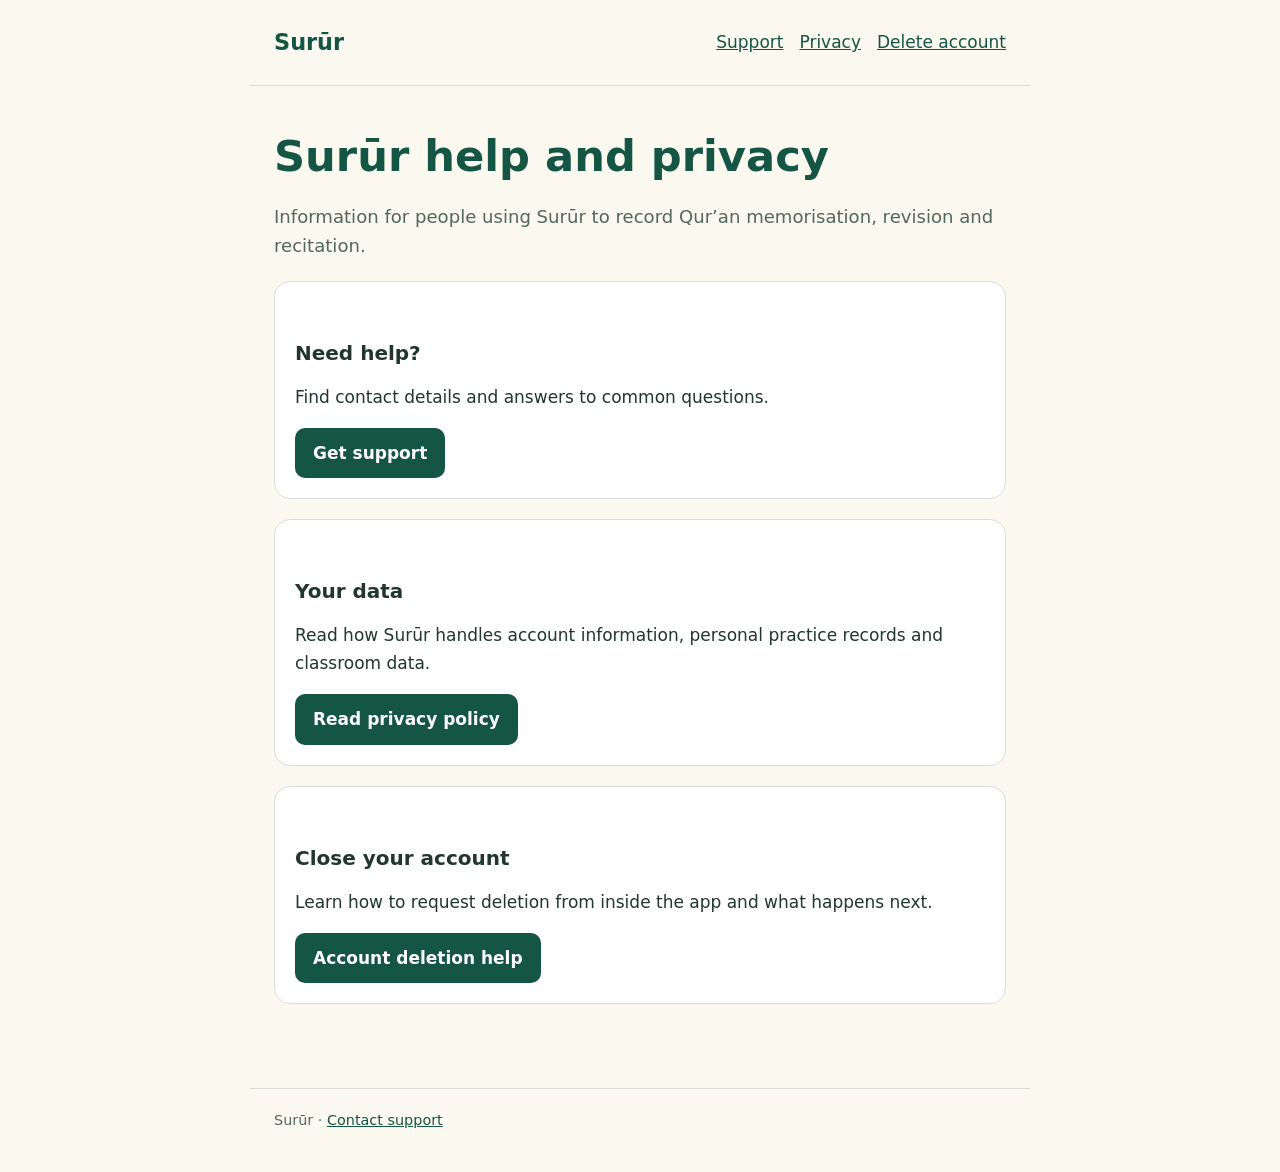
<file: index.html>
<!doctype html><html lang="en"><head><meta charset="utf-8"><meta name="viewport" content="width=device-width,initial-scale=1"><title>Surūr — Help and privacy</title><link rel="stylesheet" href="style.css"></head><body><header><a class="brand" href="index.html">Surūr</a><nav aria-label="Main navigation"><a href="support.html">Support</a><a href="privacy.html">Privacy</a><a href="delete-account.html">Delete account</a></nav></header><main><h1>Surūr help and privacy</h1><p class="intro">Information for people using Surūr to record Qur’an memorisation, revision and recitation.</p><div class="card"><h2>Need help?</h2><p>Find contact details and answers to common questions.</p><a class="button" href="support.html">Get support</a></div><div class="card"><h2>Your data</h2><p>Read how Surūr handles account information, personal practice records and classroom data.</p><a class="button" href="privacy.html">Read privacy policy</a></div><div class="card"><h2>Close your account</h2><p>Learn how to request deletion from inside the app and what happens next.</p><a class="button" href="delete-account.html">Account deletion help</a></div></main><footer>Surūr · <a href="support.html">Contact support</a></footer></body></html>
</file>
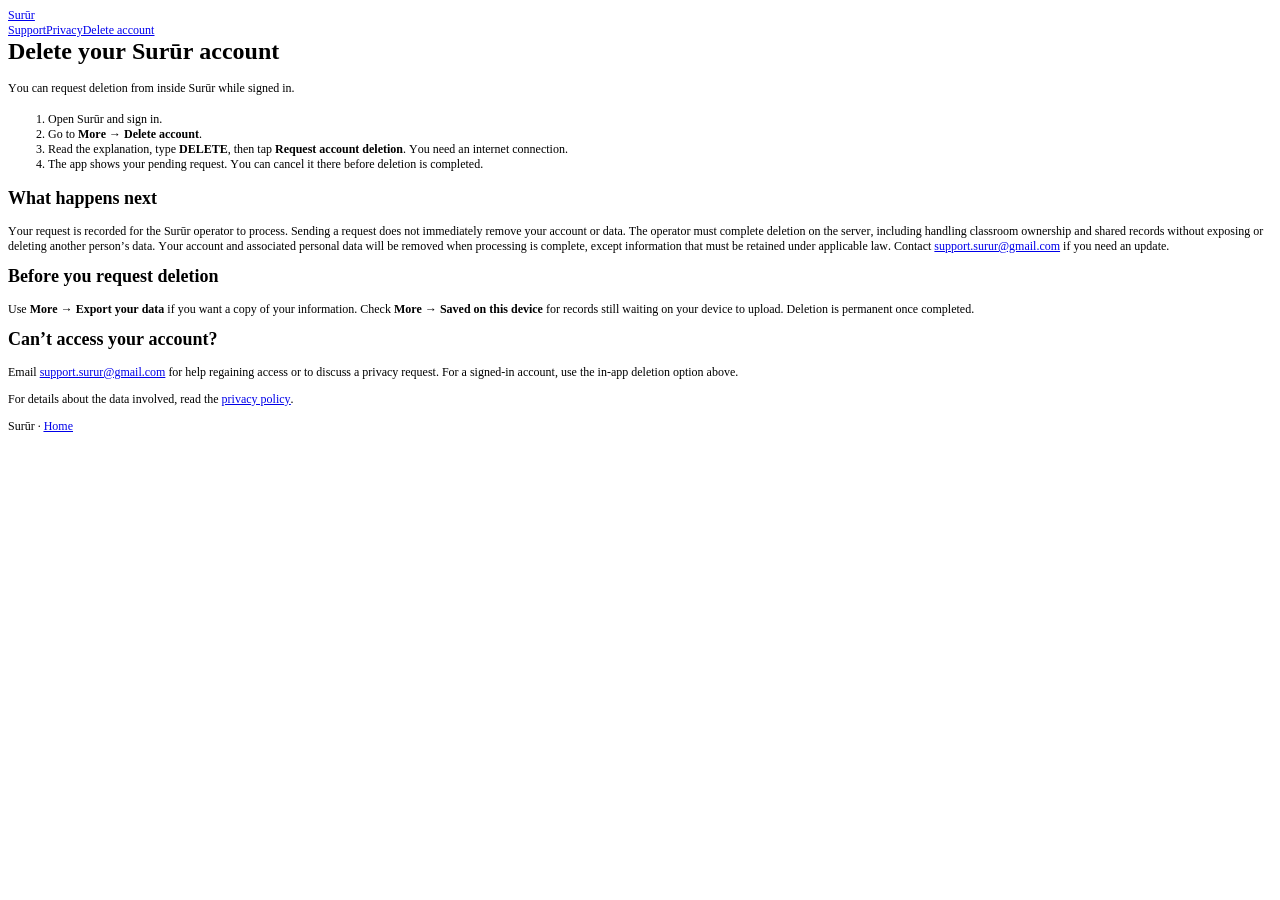
<file: delete-account.html>
<!DOCTYPE html PUBLIC "-//W3C//DTD HTML 4.01//EN" "http://www.w3.org/TR/html4/strict.dtd">
<html>
<head>
  <meta http-equiv="Content-Type" content="text/html; charset=utf-8">
  <meta http-equiv="Content-Style-Type" content="text/css">
  <title></title>
  <meta name="Generator" content="Cocoa HTML Writer">
  <meta name="CocoaVersion" content="2685.7">
  <style type="text/css">
    p.p1 {margin: 0.0px 0.0px 0.0px 0.0px; font: 12.0px Times; color: #0000e9; -webkit-text-stroke: #0000e9}
    p.p3 {margin: 0.0px 0.0px 12.0px 0.0px; font: 12.0px Times; -webkit-text-stroke: #000000}
    p.p4 {margin: 0.0px 0.0px 0.0px 0.0px; font: 12.0px Times; -webkit-text-stroke: #000000}
    li.li4 {margin: 0.0px 0.0px 0.0px 0.0px; font: 12.0px Times; -webkit-text-stroke: #000000}
    span.s1 {text-decoration: underline ; font-kerning: none}
    span.s2 {font-kerning: none}
    span.s3 {-webkit-text-stroke: 0px #000000}
    span.s4 {font: 12.0px '.Times Fallback'; font-kerning: none}
    span.s5 {text-decoration: underline ; font-kerning: none; color: #0000e9; -webkit-text-stroke: 0px #0000e9}
    span.s6 {font: 12.0px Times; text-decoration: underline ; font-kerning: none; color: #0000e9; -webkit-text-stroke: 0px #0000e9}
    ol.ol1 {list-style-type: decimal}
  </style>
</head>
<body>
<p class="p1"><span class="s1"><a href="file:///Users/masrur/Downloads/Surur-GitHub-Pages-kit/index.html">Surūr</a></span></p>
<p class="p1"><span class="s1"><a href="file:///Users/masrur/Downloads/Surur-GitHub-Pages-kit/support.html">Support</a><a href="file:///Users/masrur/Downloads/Surur-GitHub-Pages-kit/privacy.html">Privacy</a><a href="file:///Users/masrur/Downloads/Surur-GitHub-Pages-kit/delete-account.html">Delete account</a></span></p>
<h1 style="margin: 0.0px 0.0px 16.1px 0.0px; font: 24.0px Times; -webkit-text-stroke: #000000"><span class="s2"><b>Delete your Surūr account</b></span></h1>
<p class="p3"><span class="s2">You can request deletion from inside Surūr while signed in.</span></p>
<ol class="ol1">
  <li class="li4"><span class="s3"></span><span class="s2">Open Surūr and sign in.</span></li>
  <li class="li4"><span class="s3"></span><span class="s2">Go to <b>More </b></span><span class="s4"><b>→</b></span><span class="s2"><b> Delete account</b>.</span></li>
  <li class="li4"><span class="s3"></span><span class="s2">Read the explanation, type <b>DELETE</b>, then tap <b>Request account deletion</b>. You need an internet connection.</span></li>
  <li class="li4"><span class="s3"></span><span class="s2">The app shows your pending request. You can cancel it there before deletion is completed.</span></li>
</ol>
<h2 style="margin: 0.0px 0.0px 14.9px 0.0px; font: 18.0px Times; -webkit-text-stroke: #000000"><span class="s2"><b>What happens next</b></span></h2>
<p class="p3"><span class="s2">Your request is recorded for the Surūr operator to process. Sending a request does not immediately remove your account or data. The operator must complete deletion on the server, including handling classroom ownership and shared records without exposing or deleting another person’s data. Your account and associated personal data will be removed when processing is complete, except information that must be retained under applicable law. Contact </span><span class="s5">support.surur@gmail.com</span><span class="s2"> if you need an update.</span></p>
<h2 style="margin: 0.0px 0.0px 14.9px 0.0px; font: 18.0px Times; -webkit-text-stroke: #000000"><span class="s2"><b>Before you request deletion</b></span></h2>
<p class="p3"><span class="s2">Use <b>More </b></span><span class="s4"><b>→</b></span><span class="s2"><b> Export your data</b> if you want a copy of your information. Check <b>More </b></span><span class="s4"><b>→</b></span><span class="s2"><b> Saved on this device</b> for records still waiting on your device to upload. Deletion is permanent once completed.</span></p>
<h2 style="margin: 0.0px 0.0px 14.9px 0.0px; font: 18.0px Times; -webkit-text-stroke: #000000"><span class="s2"><b>Can’t access your account?</b></span></h2>
<p class="p3"><span class="s2">Email </span><span class="s5">support.surur@gmail.com</span><span class="s2"> for help regaining access or to discuss a privacy request. For a signed-in account, use the in-app deletion option above.</span></p>
<p class="p3"><span class="s2">For details about the data involved, read the <a href="file:///Users/masrur/Downloads/Surur-GitHub-Pages-kit/privacy.html"><span class="s6">privacy policy</span></a>.</span></p>
<p class="p4"><span class="s2">Surūr · <a href="file:///Users/masrur/Downloads/Surur-GitHub-Pages-kit/index.html"><span class="s6">Home</span></a></span></p>
</body>
</html>
</file>
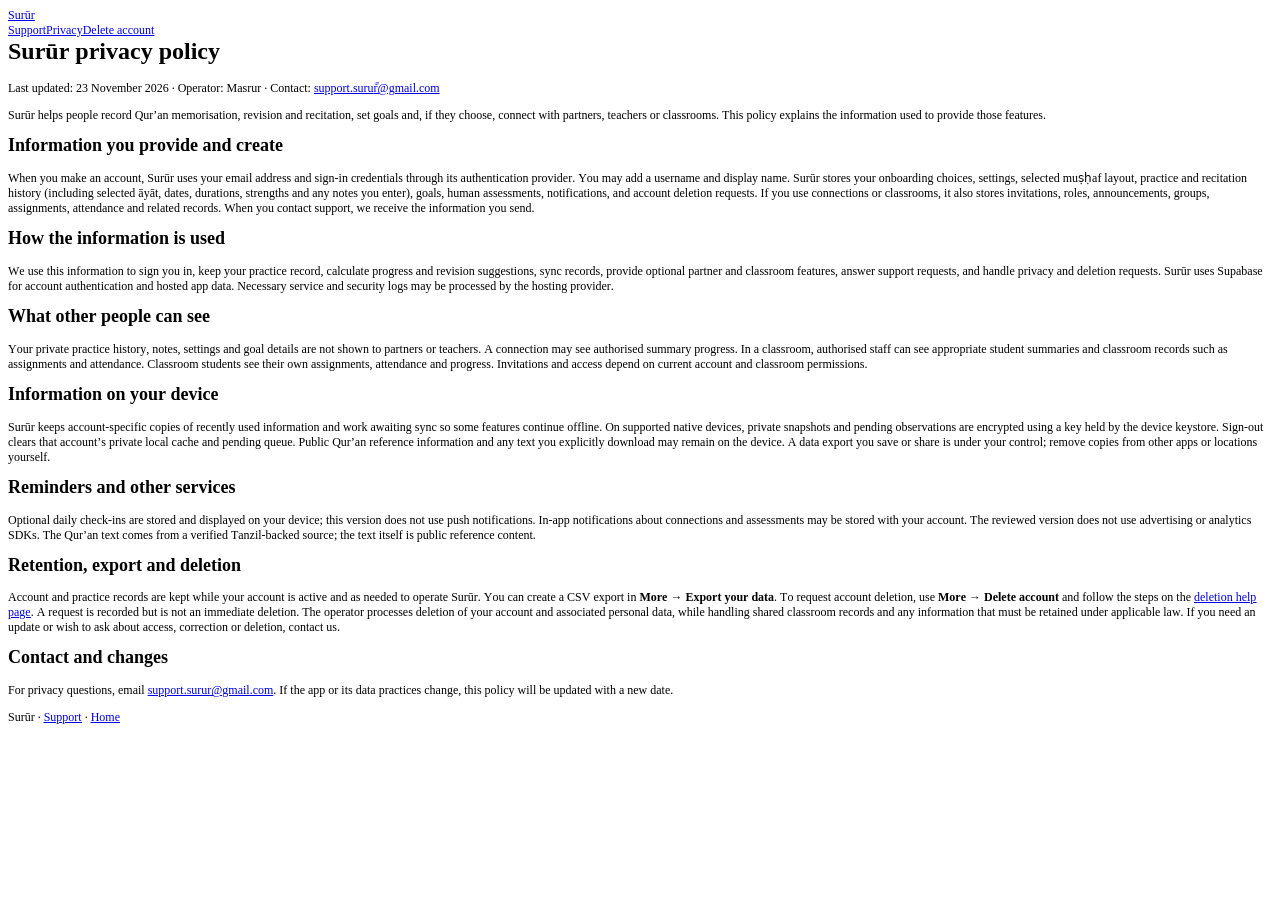
<file: privacy.html>
<!DOCTYPE html PUBLIC "-//W3C//DTD HTML 4.01//EN" "http://www.w3.org/TR/html4/strict.dtd">
<html>
<head>
  <meta http-equiv="Content-Type" content="text/html; charset=utf-8">
  <meta http-equiv="Content-Style-Type" content="text/css">
  <title></title>
  <meta name="Generator" content="Cocoa HTML Writer">
  <meta name="CocoaVersion" content="2685.7">
  <style type="text/css">
    p.p1 {margin: 0.0px 0.0px 0.0px 0.0px; font: 12.0px Times; color: #0000e9; -webkit-text-stroke: #0000e3}
    p.p3 {margin: 0.0px 0.0px 12.0px 0.0px; font: 12.0px Times; -webkit-text-stroke: #000000}
    p.p5 {margin: 0.0px 0.0px 0.0px 0.0px; font: 12.0px Times; -webkit-text-stroke: #000000}
    span.s1 {text-decoration: underline ; font-kerning: none}
    span.s2 {font-kerning: none}
    span.s3 {text-decoration: underline ; font-kerning: none; color: #0000e3; -webkit-text-stroke: 0px #0000e3}
    span.s4 {font: 12.0px 'Geeza Pro'; text-decoration: underline ; font-kerning: none; color: #0000e3; -webkit-text-stroke: 0px #0000e3}
    span.s5 {font: 12.0px '.Times Fallback'; font-kerning: none}
    span.s6 {font: 12.0px Times; text-decoration: underline ; font-kerning: none; color: #0000e3; -webkit-text-stroke: 0px #0000e3}
  </style>
</head>
<body>
<p class="p1"><span class="s1"><a href="file:///Users/masrur/Downloads/Surur-GitHub-Pages-kit/index.html">Surūr</a></span></p>
<p class="p1"><span class="s1"><a href="file:///Users/masrur/Downloads/Surur-GitHub-Pages-kit/support.html">Support</a><a href="file:///Users/masrur/Downloads/Surur-GitHub-Pages-kit/privacy.html">Privacy</a><a href="file:///Users/masrur/Downloads/Surur-GitHub-Pages-kit/delete-account.html">Delete account</a></span></p>
<h1 style="margin: 0.0px 0.0px 16.1px 0.0px; font: 24.0px Times; -webkit-text-stroke: #000000"><span class="s2"><b>Surūr privacy policy</b><b></b></span></h1>
<p class="p3"><span class="s2">Last updated: 23 November 2026 · Operator: Masrur · Contact: </span><span class="s3">support.suru</span><span class="s4">ً</span><span class="s3">r@gmail.com</span></p>
<p class="p3"><span class="s2">Surūr helps people record Qur’an memorisation, revision and recitation, set goals and, if they choose, connect with partners, teachers or classrooms. This policy explains the information used to provide those features.</span></p>
<h2 style="margin: 0.0px 0.0px 14.9px 0.0px; font: 18.0px Times; -webkit-text-stroke: #000000"><span class="s2"><b>Information you provide and create</b><b></b></span></h2>
<p class="p3"><span class="s2">When you make an account, Surūr uses your email address and sign-in credentials through its authentication provider. You may add a username and display name. Surūr stores your onboarding choices, settings, selected muṣḥaf layout, practice and recitation history (including selected āyāt, dates, durations, strengths and any notes you enter), goals, human assessments, notifications, and account deletion requests. If you use connections or classrooms, it also stores invitations, roles, announcements, groups, assignments, attendance and related records. When you contact support, we receive the information you send.</span></p>
<h2 style="margin: 0.0px 0.0px 14.9px 0.0px; font: 18.0px Times; -webkit-text-stroke: #000000"><span class="s2"><b>How the information is used</b><b></b></span></h2>
<p class="p3"><span class="s2">We use this information to sign you in, keep your practice record, calculate progress and revision suggestions, sync records, provide optional partner and classroom features, answer support requests, and handle privacy and deletion requests. Surūr uses Supabase for account authentication and hosted app data. Necessary service and security logs may be processed by the hosting provider.</span></p>
<h2 style="margin: 0.0px 0.0px 14.9px 0.0px; font: 18.0px Times; -webkit-text-stroke: #000000"><span class="s2"><b>What other people can see</b><b></b></span></h2>
<p class="p3"><span class="s2">Your private practice history, notes, settings and goal details are not shown to partners or teachers. A connection may see authorised summary progress. In a classroom, authorised staff can see appropriate student summaries and classroom records such as assignments and attendance. Classroom students see their own assignments, attendance and progress. Invitations and access depend on current account and classroom permissions.</span></p>
<h2 style="margin: 0.0px 0.0px 14.9px 0.0px; font: 18.0px Times; -webkit-text-stroke: #000000"><span class="s2"><b>Information on your device</b><b></b></span></h2>
<p class="p3"><span class="s2">Surūr keeps account-specific copies of recently used information and work awaiting sync so some features continue offline. On supported native devices, private snapshots and pending observations are encrypted using a key held by the device keystore. Sign-out clears that account’s private local cache and pending queue. Public Qur’an reference information and any text you explicitly download may remain on the device. A data export you save or share is under your control; remove copies from other apps or locations yourself.</span></p>
<h2 style="margin: 0.0px 0.0px 14.9px 0.0px; font: 18.0px Times; -webkit-text-stroke: #000000"><span class="s2"><b>Reminders and other services</b><b></b></span></h2>
<p class="p3"><span class="s2">Optional daily check-ins are stored and displayed on your device; this version does not use push notifications. In-app notifications about connections and assessments may be stored with your account. The reviewed version does not use advertising or analytics SDKs. The Qur’an text comes from a verified Tanzil-backed source; the text itself is public reference content.</span></p>
<h2 style="margin: 0.0px 0.0px 14.9px 0.0px; font: 18.0px Times; -webkit-text-stroke: #000000"><span class="s2"><b>Retention, export and deletion</b><b></b></span></h2>
<p class="p3"><span class="s2">Account and practice records are kept while your account is active and as needed to operate Surūr. You can create a CSV export in <b>More </b></span><span class="s5"><b>→</b></span><span class="s2"><b> Export your data</b>. To request account deletion, use <b>More </b></span><span class="s5"><b>→</b></span><span class="s2"><b> Delete account</b> and follow the steps on the <a href="file:///Users/masrur/Downloads/Surur-GitHub-Pages-kit/delete-account.html"><span class="s6">deletion help page</span></a>. A request is recorded but is not an immediate deletion. The operator processes deletion of your account and associated personal data, while handling shared classroom records and any information that must be retained under applicable law. If you need an update or wish to ask about access, correction or deletion, contact us.</span></p>
<h2 style="margin: 0.0px 0.0px 14.9px 0.0px; font: 18.0px Times; -webkit-text-stroke: #000000"><span class="s2"><b>Contact and changes</b><b></b></span></h2>
<p class="p3"><span class="s2">For privacy questions, email </span><span class="s3">support.surur@gmail.com</span><span class="s2">. If the app or its data practices change, this policy will be updated with a new date.</span></p>
<p class="p5"><span class="s2">Surūr · <a href="file:///Users/masrur/Downloads/Surur-GitHub-Pages-kit/support.html"><span class="s6">Support</span></a> · <a href="file:///Users/masrur/Downloads/Surur-GitHub-Pages-kit/index.html"><span class="s6">Home</span></a></span></p>
</body>
</html>
</file>
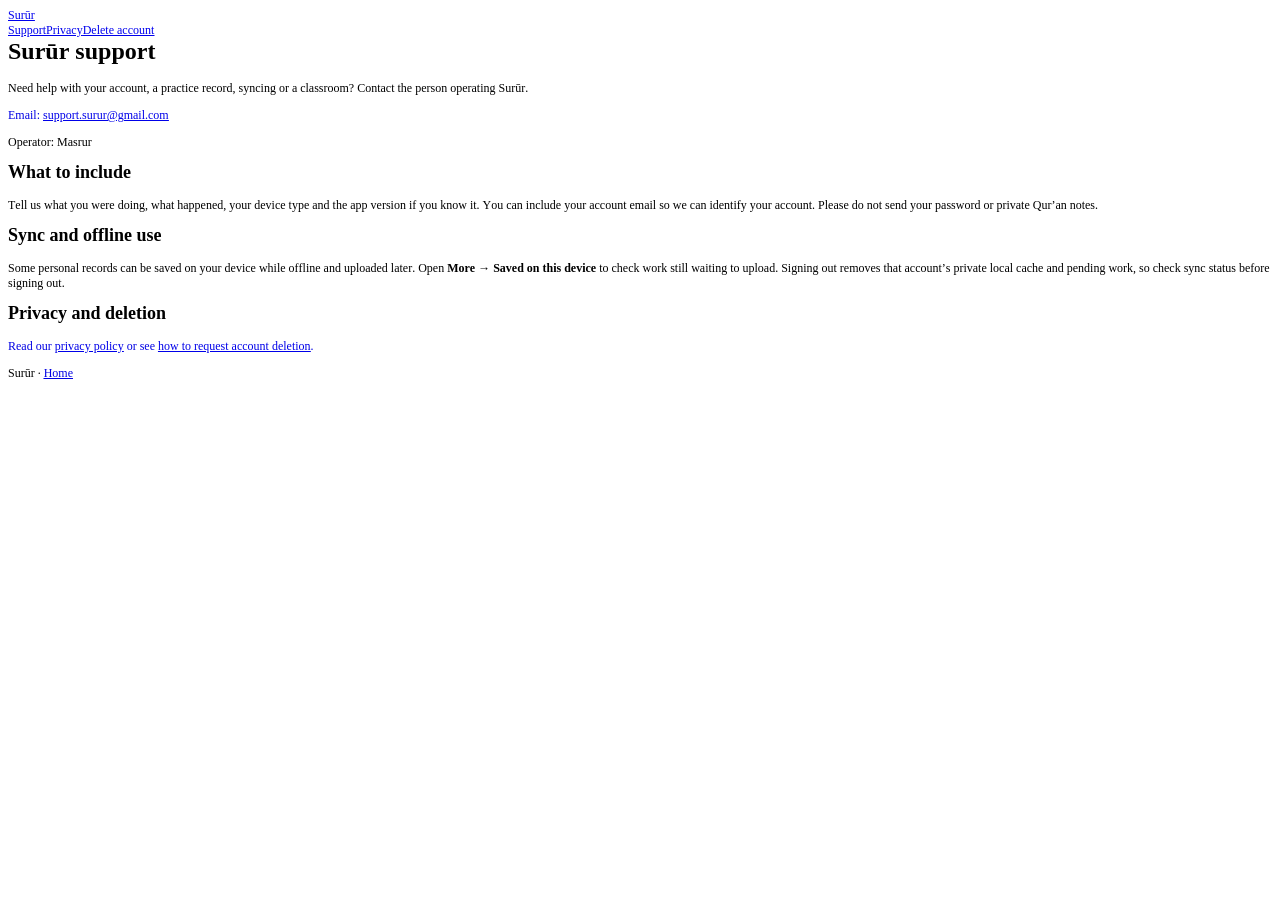
<file: support.html>
<!DOCTYPE html PUBLIC "-//W3C//DTD HTML 4.01//EN" "http://www.w3.org/TR/html4/strict.dtd">
<html>
<head>
  <meta http-equiv="Content-Type" content="text/html; charset=utf-8">
  <meta http-equiv="Content-Style-Type" content="text/css">
  <title></title>
  <meta name="Generator" content="Cocoa HTML Writer">
  <meta name="CocoaVersion" content="2685.7">
  <style type="text/css">
    p.p1 {margin: 0.0px 0.0px 0.0px 0.0px; font: 12.0px Times; color: #0000e9; -webkit-text-stroke: #0000e3}
    p.p3 {margin: 0.0px 0.0px 12.0px 0.0px; font: 12.0px Times; -webkit-text-stroke: #000000}
    p.p4 {margin: 0.0px 0.0px 12.0px 0.0px; font: 12.0px Times; color: #0000e9; -webkit-text-stroke: #0000e3}
    p.p6 {margin: 0.0px 0.0px 0.0px 0.0px; font: 12.0px Times; -webkit-text-stroke: #000000}
    span.s1 {text-decoration: underline ; font-kerning: none}
    span.s2 {font-kerning: none}
    span.s3 {font-kerning: none; color: #0000e3; -webkit-text-stroke: 0px #000000}
    span.s4 {text-decoration: underline ; font-kerning: none; color: #0000e9; -webkit-text-stroke: 0px #0000e3}
    span.s5 {font: 12.0px '.Times Fallback'; font-kerning: none}
    span.s6 {font: 12.0px Times; text-decoration: underline ; font-kerning: none; color: #0000e3; -webkit-text-stroke: 0px #0000e3}
  </style>
</head>
<body>
<p class="p1"><span class="s1"><a href="file:///Users/masrur/Downloads/Surur-GitHub-Pages-kit/index.html">Surūr</a></span></p>
<p class="p1"><span class="s1"><a href="file:///Users/masrur/Downloads/Surur-GitHub-Pages-kit/support.html">Support</a><a href="file:///Users/masrur/Downloads/Surur-GitHub-Pages-kit/privacy.html">Privacy</a><a href="file:///Users/masrur/Downloads/Surur-GitHub-Pages-kit/delete-account.html">Delete account</a></span></p>
<h1 style="margin: 0.0px 0.0px 16.1px 0.0px; font: 24.0px Times; -webkit-text-stroke: #000000"><span class="s2"><b>Surūr support</b><b></b></span></h1>
<p class="p3"><span class="s2">Need help with your account, a practice record, syncing or a classroom? Contact the person operating Surūr.</span></p>
<p class="p4"><span class="s3">Email: <a href="mailto:REPLACE_WITH_SUPPORT_EMAIL"><span class="s4">support.surur@gmail.com</span></a></span></p>
<p class="p3"><span class="s2">Operator: Masrur</span></p>
<h2 style="margin: 0.0px 0.0px 14.9px 0.0px; font: 18.0px Times; -webkit-text-stroke: #000000"><span class="s2"><b>What to include</b><b></b></span></h2>
<p class="p3"><span class="s2">Tell us what you were doing, what happened, your device type and the app version if you know it. You can include your account email so we can identify your account. Please do not send your password or private Qur’an notes.</span></p>
<h2 style="margin: 0.0px 0.0px 14.9px 0.0px; font: 18.0px Times; -webkit-text-stroke: #000000"><span class="s2"><b>Sync and offline use</b><b></b></span></h2>
<p class="p3"><span class="s2">Some personal records can be saved on your device while offline and uploaded later. Open <b>More </b></span><span class="s5"><b>→</b></span><span class="s2"><b> Saved on this device</b> to check work still waiting to upload. Signing out removes that account’s private local cache and pending work, so check sync status before signing out.</span></p>
<h2 style="margin: 0.0px 0.0px 14.9px 0.0px; font: 18.0px Times; -webkit-text-stroke: #000000"><span class="s2"><b>Privacy and deletion</b><b></b></span></h2>
<p class="p4"><span class="s3">Read our <a href="file:///Users/masrur/Downloads/Surur-GitHub-Pages-kit/privacy.html"><span class="s4">privacy policy</span></a> or see <a href="file:///Users/masrur/Downloads/Surur-GitHub-Pages-kit/delete-account.html"><span class="s4">how to request account deletion</span></a>.</span></p>
<p class="p6"><span class="s2">Surūr · <a href="file:///Users/masrur/Downloads/Surur-GitHub-Pages-kit/index.html"><span class="s6">Home</span></a></span></p>
</body>
</html>
</file>
<file: style.css>
:root{color-scheme:light;--paper:#fbf8f0;--ink:#20362e;--green:#145543;--line:#d8ded6;--muted:#52675d}
*{box-sizing:border-box}body{margin:0;background:var(--paper);color:var(--ink);font:17px/1.65 system-ui,-apple-system,BlinkMacSystemFont,"Segoe UI",sans-serif}header,main,footer{max-width:780px;margin:auto;padding:24px}header{border-bottom:1px solid var(--line);display:flex;justify-content:space-between;align-items:center;gap:20px;flex-wrap:wrap}.brand{color:var(--green);font-size:1.4rem;font-weight:750;text-decoration:none}nav{display:flex;gap:16px;flex-wrap:wrap}nav a,footer a{color:var(--green)}main{padding-top:46px;padding-bottom:64px}h1{font-size:clamp(2rem,5vw,2.7rem);line-height:1.15;margin:0 0 20px;color:var(--green)}h2{font-size:1.25rem;margin-top:38px;line-height:1.3}p,li{max-width:70ch}a{overflow-wrap:anywhere}.intro{font-size:1.13rem;color:var(--muted)}.card{border:1px solid var(--line);background:#fff;border-radius:16px;padding:20px;margin:20px 0}.button{display:inline-block;background:var(--green);color:white;padding:11px 18px;border-radius:10px;text-decoration:none;font-weight:650}.small,footer{font-size:.9rem;color:var(--muted)}footer{border-top:1px solid var(--line);padding-top:20px;padding-bottom:40px}a:focus-visible{outline:3px solid #aa7a29;outline-offset:3px}
</file>
